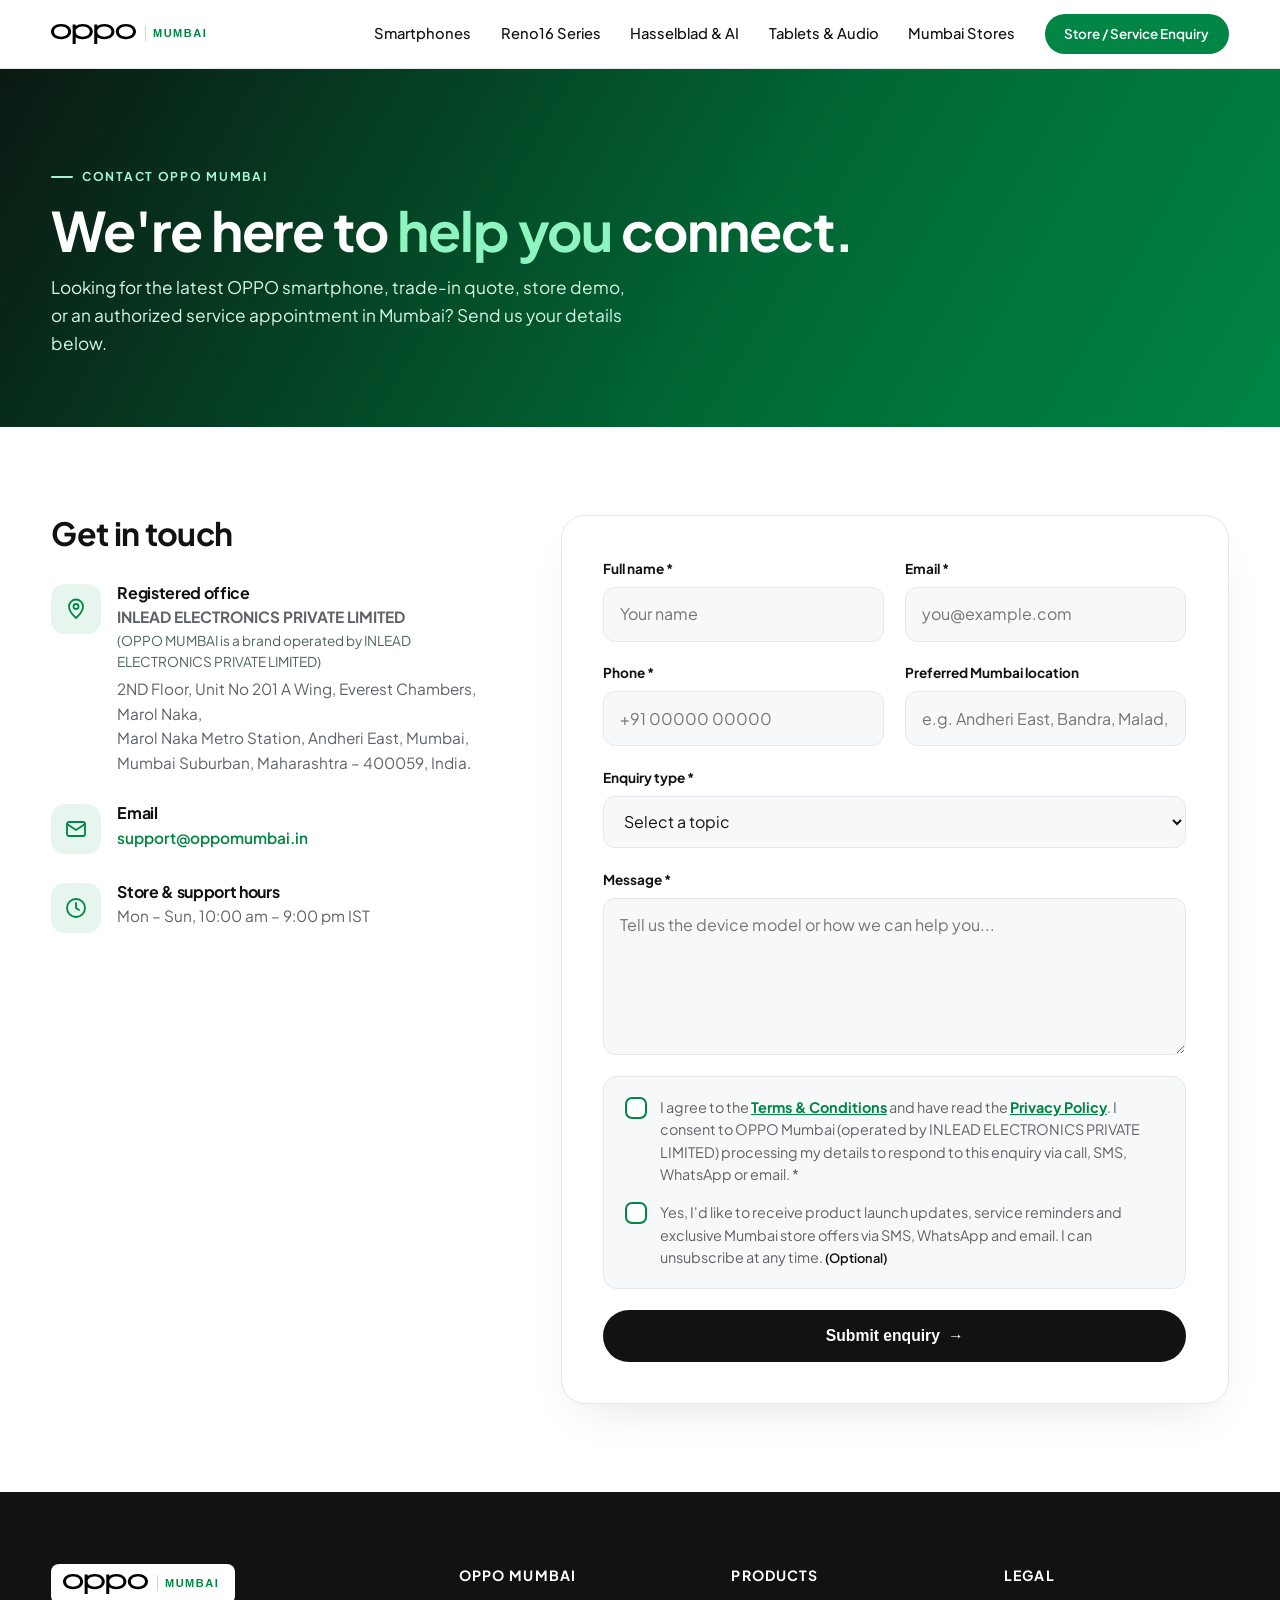
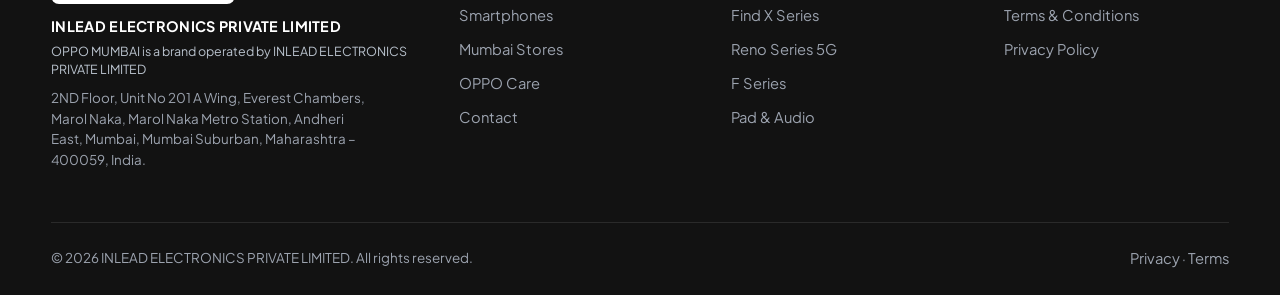
<file: contact.html>
<!DOCTYPE html>
<html lang="en">
<head>
  <meta charset="UTF-8" />
  <meta name="viewport" content="width=device-width, initial-scale=1.0" />
  <title>Contact Us | OPPO Mumbai</title>
  <meta name="description" content="Get in touch with OPPO Mumbai for smartphone enquiries, store visits, exchange offers, corporate bulk orders, and authorized service bookings." />
  <link rel="icon" href="assets/oppo-logo.svg" type="image/svg+xml" />
  <link rel="preconnect" href="https://fonts.googleapis.com" />
  <link rel="preconnect" href="https://fonts.gstatic.com" crossorigin />
  <link href="https://fonts.googleapis.com/css2?family=Plus+Jakarta+Sans:wght@400;500;600;700;800&family=Fraunces:opsz,wght@9..144,500;9..144,600&display=swap" rel="stylesheet" />
  <link rel="stylesheet" href="styles.css" />
</head>
<body>
  <header class="header scrolled" id="header" data-solid>
    <div class="container header__inner">
      <a href="index.html" class="brand" aria-label="OPPO Mumbai home"><img src="assets/oppo-logo.svg" alt="OPPO Mumbai" width="160" height="28" /></a>
      <nav class="nav" id="nav" aria-label="Main">
        <a href="index.html#smartphones">Smartphones</a>
        <a href="index.html#reno-spotlight">Reno16 Series</a>
        <a href="index.html#features">Hasselblad &amp; AI</a>
        <a href="index.html#iot">Tablets &amp; Audio</a>
        <a href="index.html#stores">Mumbai Stores</a>
        <a href="contact.html" class="btn btn--green btn--sm nav__cta">Store / Service Enquiry</a>
      </nav>
      <button class="burger" id="burger" aria-label="Toggle menu" aria-expanded="false"><span></span><span></span></button>
    </div>
  </header>

  <main>
    <section class="page-hero">
      <div class="container">
        <span class="eyebrow eyebrow--light"><i></i> Contact OPPO Mumbai</span>
        <h1>We're here to <em>help you</em> connect.</h1>
        <p>Looking for the latest OPPO smartphone, trade-in quote, store demo, or an authorized service appointment in Mumbai? Send us your details below.</p>
      </div>
    </section>

    <section class="section contact">
      <div class="container contact__grid">

        <aside class="contact__info reveal">
          <h2>Get in touch</h2>
          <div class="info">
            <span class="info__icon"><svg viewBox="0 0 24 24"><path d="M12 21s7-6.2 7-11.5A7 7 0 0 0 5 9.5C5 14.8 12 21 12 21z"/><circle cx="12" cy="9.5" r="2.5"/></svg></span>
            <div><h3>Registered office</h3><p><strong>INLEAD ELECTRONICS PRIVATE LIMITED</strong><br /><span style="display:block;font-size:0.85rem;color:#4e6559;margin-bottom:4px;">(OPPO MUMBAI is a brand operated by INLEAD ELECTRONICS PRIVATE LIMITED)</span>2ND Floor, Unit No 201 A Wing, Everest Chambers, Marol Naka,<br />Marol Naka Metro Station, Andheri East, Mumbai, Mumbai Suburban, Maharashtra &ndash; 400059, India.</p></div>
          </div>
          <div class="info">
            <span class="info__icon"><svg viewBox="0 0 24 24"><rect x="3" y="5" width="18" height="14" rx="2"/><path d="m3 7 9 6 9-6"/></svg></span>
            <div><h3>Email</h3><p><a href="mailto:support@oppomumbai.in">support@oppomumbai.in</a></p></div>
          </div>
          <div class="info">
            <span class="info__icon"><svg viewBox="0 0 24 24"><circle cx="12" cy="12" r="9"/><path d="M12 7v5l3 2"/></svg></span>
            <div><h3>Store &amp; support hours</h3><p>Mon – Sun, 10:00 am – 9:00 pm IST</p></div>
          </div>
        </aside>

        <div class="form-wrap reveal" style="--d:.1s">
          <form id="contactForm" class="form" novalidate>
            <div class="row">
              <label class="field"><span>Full name *</span><input type="text" name="name" required autocomplete="name" placeholder="Your name" /></label>
              <label class="field"><span>Email *</span><input type="email" name="email" required autocomplete="email" placeholder="you@example.com" /></label>
            </div>
            <div class="row">
              <label class="field"><span>Phone *</span><input type="tel" name="phone" required autocomplete="tel" placeholder="+91 00000 00000" /></label>
              <label class="field"><span>Preferred Mumbai location</span><input type="text" name="company" placeholder="e.g. Andheri East, Bandra, Malad, Thane" /></label>
            </div>
            <label class="field"><span>Enquiry type *</span>
              <select name="topic" required>
                <option value="">Select a topic</option>
                <option>Smartphone Purchase / In-Store Demo</option>
                <option>Exchange &amp; Upgrade Offer</option>
                <option>Authorized Service &amp; Repair Booking</option>
                <option>OPPO Care &amp; Extended Warranty</option>
                <option>OPPO Pad, Watch &amp; Enco Audio</option>
                <option>Corporate / Bulk Order Enquiry</option>
                <option>Dealership / Retail Partnership</option>
                <option>Other</option>
              </select>
            </label>
            <label class="field"><span>Message *</span><textarea name="message" rows="5" required placeholder="Tell us the device model or how we can help you..."></textarea></label>

            <div class="optin">
              <label class="check">
                <input type="checkbox" name="consent" required />
                <i></i>
                <span>I agree to the <a href="terms.html" target="_blank">Terms &amp; Conditions</a> and have read the <a href="privacy.html" target="_blank">Privacy Policy</a>. I consent to OPPO Mumbai (operated by INLEAD ELECTRONICS PRIVATE LIMITED) processing my details to respond to this enquiry via call, SMS, WhatsApp or email. *</span>
              </label>
              <label class="check">
                <input type="checkbox" name="marketing" />
                <i></i>
                <span>Yes, I'd like to receive product launch updates, service reminders and exclusive Mumbai store offers via SMS, WhatsApp and email. I can unsubscribe at any time. <em class="opt">(Optional)</em></span>
              </label>
            </div>

            <p class="form__error" id="formError" role="alert" hidden></p>
            <button type="submit" class="btn btn--primary btn--lg">Submit enquiry <span aria-hidden="true">→</span></button>
          </form>

          <div class="success" id="formSuccess" hidden>
            <div class="success__icon">✓</div>
            <h2>Thank you!</h2>
            <p>We've received your enquiry and our OPPO Mumbai team will get back to you shortly.</p>
            <a href="index.html" class="btn btn--outline">Back to home</a>
          </div>
        </div>

      </div>
    </section>
  </main>

  <footer class="footer">
    <div class="container footer__grid">
      <div class="footer__brand">
        <img src="assets/oppo-logo.svg" alt="OPPO Mumbai" width="160" height="28" />
        <span class="footer__legal-name">INLEAD ELECTRONICS PRIVATE LIMITED</span>
        <span class="footer__brand-note">OPPO MUMBAI is a brand operated by INLEAD ELECTRONICS PRIVATE LIMITED</span>
        <p class="footer__address">2ND Floor, Unit No 201 A Wing, Everest Chambers, Marol Naka, Marol Naka Metro Station, Andheri East, Mumbai, Mumbai Suburban, Maharashtra &ndash; 400059, India.</p>
      </div>
      <div><h4>OPPO Mumbai</h4><a href="index.html#smartphones">Smartphones</a><a href="index.html#stores">Mumbai Stores</a><a href="index.html#board">OPPO Care</a><a href="contact.html">Contact</a></div>
      <div><h4>Products</h4><a href="index.html#smartphones">Find X Series</a><a href="index.html#reno-spotlight">Reno Series 5G</a><a href="index.html#smartphones">F Series</a><a href="index.html#iot">Pad &amp; Audio</a></div>
      <div><h4>Legal</h4><a href="terms.html">Terms &amp; Conditions</a><a href="privacy.html">Privacy Policy</a></div>
    </div>
    <div class="container footer__bottom">
      <span>&copy; <span id="year"></span> INLEAD ELECTRONICS PRIVATE LIMITED. All rights reserved.</span>
      <span><a href="privacy.html" class="inl">Privacy</a> &middot; <a href="terms.html" class="inl">Terms</a></span>
    </div>
  </footer>
  <script src="main.js"></script>
</body>
</html>
</file>
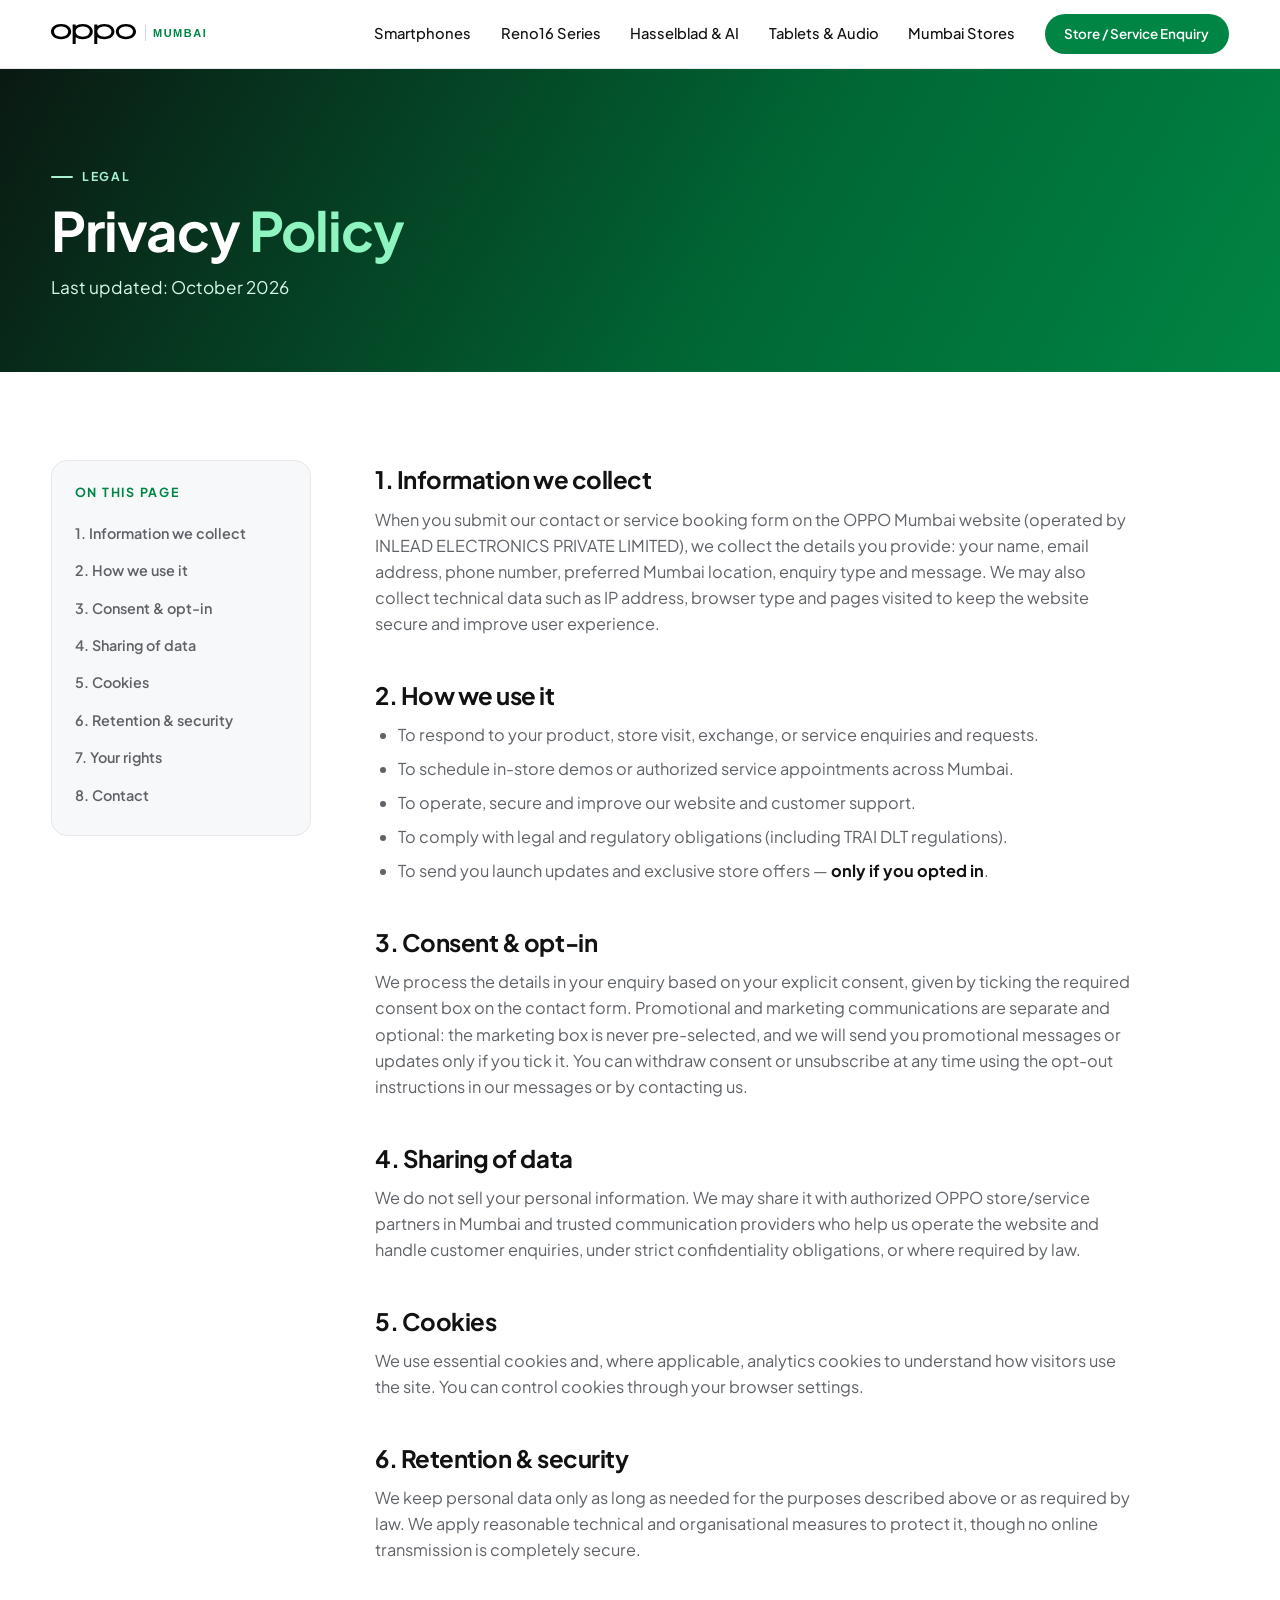
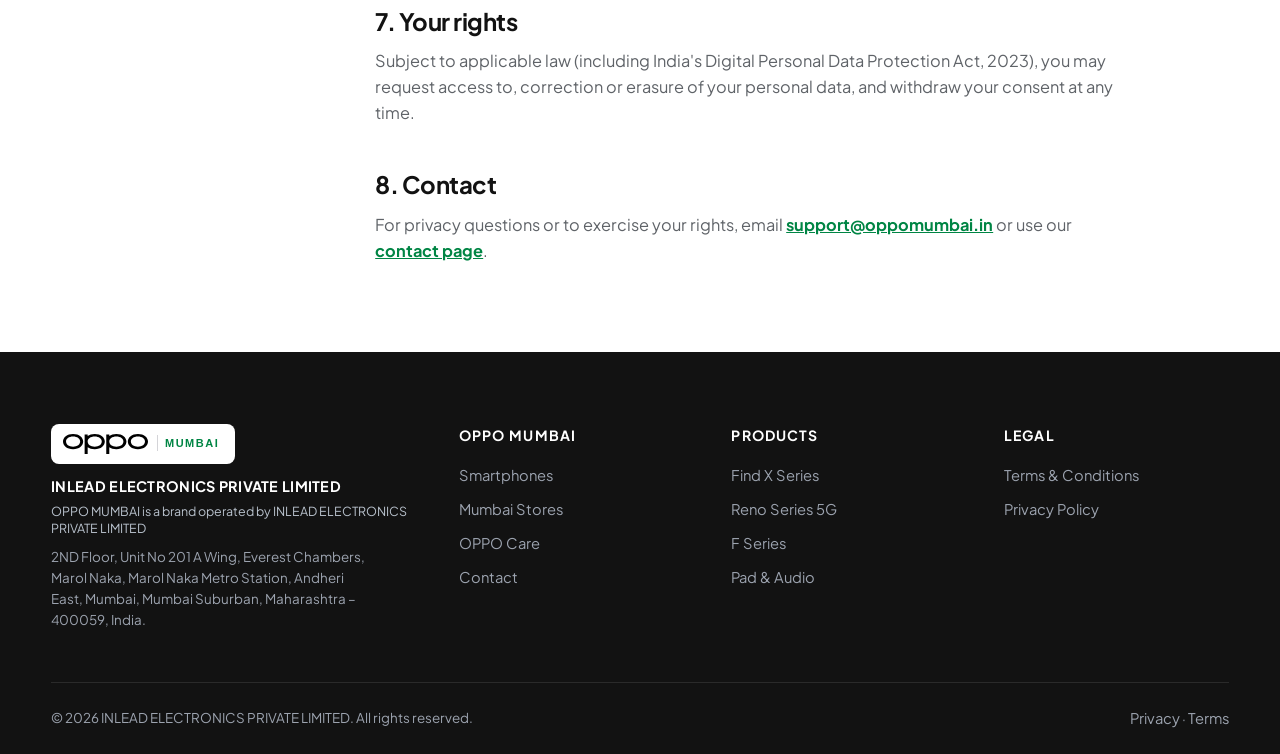
<file: privacy.html>
<!DOCTYPE html>
<html lang="en">
<head>
  <meta charset="UTF-8" />
  <meta name="viewport" content="width=device-width, initial-scale=1.0" />
  <title>Privacy Policy | OPPO Mumbai</title>
  <link rel="icon" href="assets/oppo-logo.svg" type="image/svg+xml" />
  <link rel="preconnect" href="https://fonts.googleapis.com" />
  <link rel="preconnect" href="https://fonts.gstatic.com" crossorigin />
  <link href="https://fonts.googleapis.com/css2?family=Plus+Jakarta+Sans:wght@400;500;600;700;800&family=Fraunces:opsz,wght@9..144,500;9..144,600&display=swap" rel="stylesheet" />
  <link rel="stylesheet" href="styles.css" />
</head>
<body>
  <header class="header scrolled" id="header" data-solid>
    <div class="container header__inner">
      <a href="index.html" class="brand" aria-label="OPPO Mumbai home"><img src="assets/oppo-logo.svg" alt="OPPO Mumbai" width="160" height="28" /></a>
      <nav class="nav" id="nav" aria-label="Main">
        <a href="index.html#smartphones">Smartphones</a>
        <a href="index.html#reno-spotlight">Reno16 Series</a>
        <a href="index.html#features">Hasselblad &amp; AI</a>
        <a href="index.html#iot">Tablets &amp; Audio</a>
        <a href="index.html#stores">Mumbai Stores</a>
        <a href="contact.html" class="btn btn--green btn--sm nav__cta">Store / Service Enquiry</a>
      </nav>
      <button class="burger" id="burger" aria-label="Toggle menu" aria-expanded="false"><span></span><span></span></button>
    </div>
  </header>

  <main>
    <section class="page-hero">
      <div class="container">
        <span class="eyebrow eyebrow--light"><i></i> Legal</span>
        <h1>Privacy <em>Policy</em></h1>
        <p>Last updated: October 2026</p>
      </div>
    </section>

    <section class="section legal">
      <div class="container legal__grid">
        <nav class="toc" aria-label="On this page">
          <b>On this page</b>
          <a href="#p1">1. Information we collect</a>
          <a href="#p2">2. How we use it</a>
          <a href="#p3">3. Consent &amp; opt-in</a>
          <a href="#p4">4. Sharing of data</a>
          <a href="#p5">5. Cookies</a>
          <a href="#p6">6. Retention &amp; security</a>
          <a href="#p7">7. Your rights</a>
          <a href="#p8">8. Contact</a>
        </nav>

        <article class="prose">
          <h2 id="p1">1. Information we collect</h2>
          <p>When you submit our contact or service booking form on the OPPO Mumbai website (operated by INLEAD ELECTRONICS PRIVATE LIMITED), we collect the details you provide: your name, email address, phone number, preferred Mumbai location, enquiry type and message. We may also collect technical data such as IP address, browser type and pages visited to keep the website secure and improve user experience.</p>

          <h2 id="p2">2. How we use it</h2>
          <ul>
            <li>To respond to your product, store visit, exchange, or service enquiries and requests.</li>
            <li>To schedule in-store demos or authorized service appointments across Mumbai.</li>
            <li>To operate, secure and improve our website and customer support.</li>
            <li>To comply with legal and regulatory obligations (including TRAI DLT regulations).</li>
            <li>To send you launch updates and exclusive store offers — <strong>only if you opted in</strong>.</li>
          </ul>

          <h2 id="p3">3. Consent &amp; opt-in</h2>
          <p>We process the details in your enquiry based on your explicit consent, given by ticking the required consent box on the contact form. Promotional and marketing communications are separate and optional: the marketing box is never pre-selected, and we will send you promotional messages or updates only if you tick it. You can withdraw consent or unsubscribe at any time using the opt-out instructions in our messages or by contacting us.</p>

          <h2 id="p4">4. Sharing of data</h2>
          <p>We do not sell your personal information. We may share it with authorized OPPO store/service partners in Mumbai and trusted communication providers who help us operate the website and handle customer enquiries, under strict confidentiality obligations, or where required by law.</p>

          <h2 id="p5">5. Cookies</h2>
          <p>We use essential cookies and, where applicable, analytics cookies to understand how visitors use the site. You can control cookies through your browser settings.</p>

          <h2 id="p6">6. Retention &amp; security</h2>
          <p>We keep personal data only as long as needed for the purposes described above or as required by law. We apply reasonable technical and organisational measures to protect it, though no online transmission is completely secure.</p>

          <h2 id="p7">7. Your rights</h2>
          <p>Subject to applicable law (including India's Digital Personal Data Protection Act, 2023), you may request access to, correction or erasure of your personal data, and withdraw your consent at any time.</p>

          <h2 id="p8">8. Contact</h2>
          <p>For privacy questions or to exercise your rights, email <a href="mailto:support@oppomumbai.in">support@oppomumbai.in</a> or use our <a href="contact.html">contact page</a>.</p>
        </article>
      </div>
    </section>
  </main>

  <footer class="footer">
    <div class="container footer__grid">
      <div class="footer__brand">
        <img src="assets/oppo-logo.svg" alt="OPPO Mumbai" width="160" height="28" />
        <span class="footer__legal-name">INLEAD ELECTRONICS PRIVATE LIMITED</span>
        <span class="footer__brand-note">OPPO MUMBAI is a brand operated by INLEAD ELECTRONICS PRIVATE LIMITED</span>
        <p class="footer__address">2ND Floor, Unit No 201 A Wing, Everest Chambers, Marol Naka, Marol Naka Metro Station, Andheri East, Mumbai, Mumbai Suburban, Maharashtra &ndash; 400059, India.</p>
      </div>
      <div><h4>OPPO Mumbai</h4><a href="index.html#smartphones">Smartphones</a><a href="index.html#stores">Mumbai Stores</a><a href="index.html#board">OPPO Care</a><a href="contact.html">Contact</a></div>
      <div><h4>Products</h4><a href="index.html#smartphones">Find X Series</a><a href="index.html#reno-spotlight">Reno Series 5G</a><a href="index.html#smartphones">F Series</a><a href="index.html#iot">Pad &amp; Audio</a></div>
      <div><h4>Legal</h4><a href="terms.html">Terms &amp; Conditions</a><a href="privacy.html">Privacy Policy</a></div>
    </div>
    <div class="container footer__bottom">
      <span>&copy; <span id="year"></span> INLEAD ELECTRONICS PRIVATE LIMITED. All rights reserved.</span>
      <span><a href="privacy.html" class="inl">Privacy</a> &middot; <a href="terms.html" class="inl">Terms</a></span>
    </div>
  </footer>
  <script src="main.js"></script>
</body>
</html>
</file>
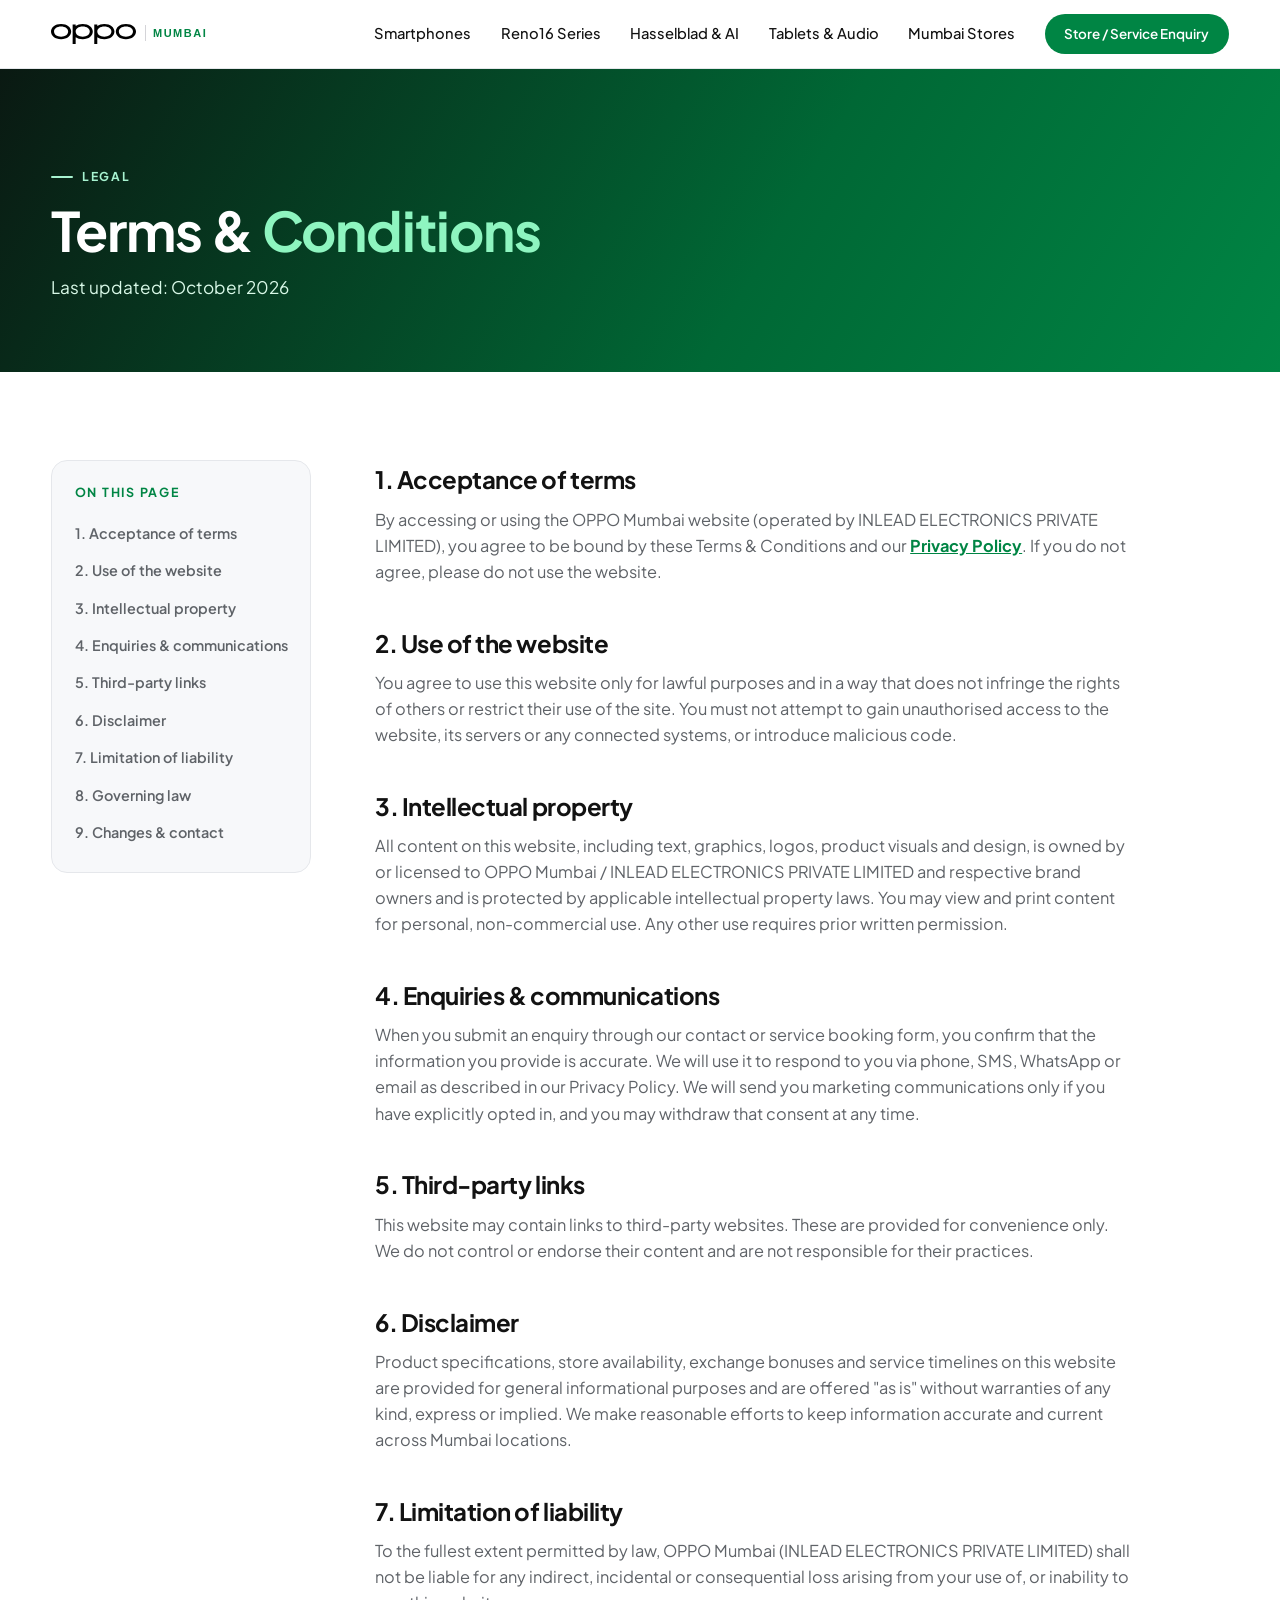
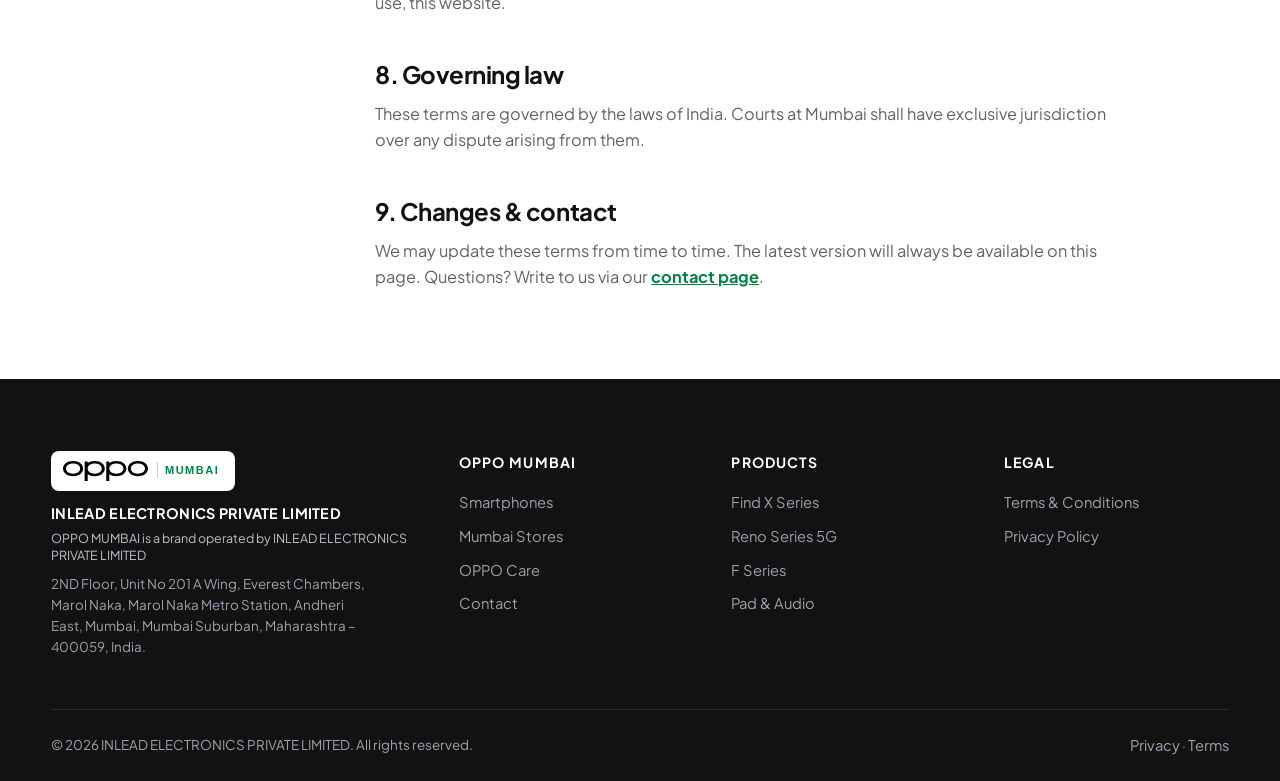
<file: terms.html>
<!DOCTYPE html>
<html lang="en">
<head>
  <meta charset="UTF-8" />
  <meta name="viewport" content="width=device-width, initial-scale=1.0" />
  <title>Terms &amp; Conditions | OPPO Mumbai</title>
  <link rel="icon" href="assets/oppo-logo.svg" type="image/svg+xml" />
  <link rel="preconnect" href="https://fonts.googleapis.com" />
  <link rel="preconnect" href="https://fonts.gstatic.com" crossorigin />
  <link href="https://fonts.googleapis.com/css2?family=Plus+Jakarta+Sans:wght@400;500;600;700;800&family=Fraunces:opsz,wght@9..144,500;9..144,600&display=swap" rel="stylesheet" />
  <link rel="stylesheet" href="styles.css" />
</head>
<body>
  <header class="header scrolled" id="header" data-solid>
    <div class="container header__inner">
      <a href="index.html" class="brand" aria-label="OPPO Mumbai home"><img src="assets/oppo-logo.svg" alt="OPPO Mumbai" width="160" height="28" /></a>
      <nav class="nav" id="nav" aria-label="Main">
        <a href="index.html#smartphones">Smartphones</a>
        <a href="index.html#reno-spotlight">Reno16 Series</a>
        <a href="index.html#features">Hasselblad &amp; AI</a>
        <a href="index.html#iot">Tablets &amp; Audio</a>
        <a href="index.html#stores">Mumbai Stores</a>
        <a href="contact.html" class="btn btn--green btn--sm nav__cta">Store / Service Enquiry</a>
      </nav>
      <button class="burger" id="burger" aria-label="Toggle menu" aria-expanded="false"><span></span><span></span></button>
    </div>
  </header>

  <main>
    <section class="page-hero">
      <div class="container">
        <span class="eyebrow eyebrow--light"><i></i> Legal</span>
        <h1>Terms &amp; <em>Conditions</em></h1>
        <p>Last updated: October 2026</p>
      </div>
    </section>

    <section class="section legal">
      <div class="container legal__grid">
        <nav class="toc" aria-label="On this page">
          <b>On this page</b>
          <a href="#t1">1. Acceptance of terms</a>
          <a href="#t2">2. Use of the website</a>
          <a href="#t3">3. Intellectual property</a>
          <a href="#t4">4. Enquiries &amp; communications</a>
          <a href="#t5">5. Third-party links</a>
          <a href="#t6">6. Disclaimer</a>
          <a href="#t7">7. Limitation of liability</a>
          <a href="#t8">8. Governing law</a>
          <a href="#t9">9. Changes &amp; contact</a>
        </nav>

        <article class="prose">
          <h2 id="t1">1. Acceptance of terms</h2>
          <p>By accessing or using the OPPO Mumbai website (operated by INLEAD ELECTRONICS PRIVATE LIMITED), you agree to be bound by these Terms &amp; Conditions and our <a href="privacy.html">Privacy Policy</a>. If you do not agree, please do not use the website.</p>

          <h2 id="t2">2. Use of the website</h2>
          <p>You agree to use this website only for lawful purposes and in a way that does not infringe the rights of others or restrict their use of the site. You must not attempt to gain unauthorised access to the website, its servers or any connected systems, or introduce malicious code.</p>

          <h2 id="t3">3. Intellectual property</h2>
          <p>All content on this website, including text, graphics, logos, product visuals and design, is owned by or licensed to OPPO Mumbai / INLEAD ELECTRONICS PRIVATE LIMITED and respective brand owners and is protected by applicable intellectual property laws. You may view and print content for personal, non-commercial use. Any other use requires prior written permission.</p>

          <h2 id="t4">4. Enquiries &amp; communications</h2>
          <p>When you submit an enquiry through our contact or service booking form, you confirm that the information you provide is accurate. We will use it to respond to you via phone, SMS, WhatsApp or email as described in our Privacy Policy. We will send you marketing communications only if you have explicitly opted in, and you may withdraw that consent at any time.</p>

          <h2 id="t5">5. Third-party links</h2>
          <p>This website may contain links to third-party websites. These are provided for convenience only. We do not control or endorse their content and are not responsible for their practices.</p>

          <h2 id="t6">6. Disclaimer</h2>
          <p>Product specifications, store availability, exchange bonuses and service timelines on this website are provided for general informational purposes and are offered "as is" without warranties of any kind, express or implied. We make reasonable efforts to keep information accurate and current across Mumbai locations.</p>

          <h2 id="t7">7. Limitation of liability</h2>
          <p>To the fullest extent permitted by law, OPPO Mumbai (INLEAD ELECTRONICS PRIVATE LIMITED) shall not be liable for any indirect, incidental or consequential loss arising from your use of, or inability to use, this website.</p>

          <h2 id="t8">8. Governing law</h2>
          <p>These terms are governed by the laws of India. Courts at Mumbai shall have exclusive jurisdiction over any dispute arising from them.</p>

          <h2 id="t9">9. Changes &amp; contact</h2>
          <p>We may update these terms from time to time. The latest version will always be available on this page. Questions? Write to us via our <a href="contact.html">contact page</a>.</p>
        </article>
      </div>
    </section>
  </main>

  <footer class="footer">
    <div class="container footer__grid">
      <div class="footer__brand">
        <img src="assets/oppo-logo.svg" alt="OPPO Mumbai" width="160" height="28" />
        <span class="footer__legal-name">INLEAD ELECTRONICS PRIVATE LIMITED</span>
        <span class="footer__brand-note">OPPO MUMBAI is a brand operated by INLEAD ELECTRONICS PRIVATE LIMITED</span>
        <p class="footer__address">2ND Floor, Unit No 201 A Wing, Everest Chambers, Marol Naka, Marol Naka Metro Station, Andheri East, Mumbai, Mumbai Suburban, Maharashtra &ndash; 400059, India.</p>
      </div>
      <div><h4>OPPO Mumbai</h4><a href="index.html#smartphones">Smartphones</a><a href="index.html#stores">Mumbai Stores</a><a href="index.html#board">OPPO Care</a><a href="contact.html">Contact</a></div>
      <div><h4>Products</h4><a href="index.html#smartphones">Find X Series</a><a href="index.html#reno-spotlight">Reno Series 5G</a><a href="index.html#smartphones">F Series</a><a href="index.html#iot">Pad &amp; Audio</a></div>
      <div><h4>Legal</h4><a href="terms.html">Terms &amp; Conditions</a><a href="privacy.html">Privacy Policy</a></div>
    </div>
    <div class="container footer__bottom">
      <span>&copy; <span id="year"></span> INLEAD ELECTRONICS PRIVATE LIMITED. All rights reserved.</span>
      <span><a href="privacy.html" class="inl">Privacy</a> &middot; <a href="terms.html" class="inl">Terms</a></span>
    </div>
  </footer>
  <script src="main.js"></script>
</body>
</html>
</file>
<file: styles.css>
@font-face {
  font-family: "OPPOSans";
  src: url("https://www.oppo.com/content/dam/statics/fonts/en/OPPOSans3.0En-VF.woff2") format("woff2");
  font-weight: 100 900;
  font-style: normal;
  font-display: swap;
}

:root{
  --sky:#008544;          /* OPPO Brand Green */
  --sky-600:#006835;
  --sky-400:#1ec773;
  --sky-100:#e6f6ee;
  --sky-50:#f4f6f5;
  --ink:#121212;
  --muted:#5f6368;
  --line:#e5e7eb;
  --surface:#f7f8fa;
  --white:#ffffff;
  --radius:20px;
  --shadow:0 20px 50px -20px rgba(0,0,0,.12);
  --font:'OPPOSans','Plus Jakarta Sans',system-ui,-apple-system,sans-serif;
  --serif:'Fraunces',Georgia,serif;
}

*{box-sizing:border-box;margin:0;padding:0}
html{scroll-behavior:smooth;scroll-padding-top:100px}
body{font-family:var(--font);color:var(--ink);background:#fff;line-height:1.6;-webkit-font-smoothing:antialiased}
img{display:block;max-width:100%}
a{color:inherit;text-decoration:none}
ul{list-style:none}
.container{width:min(1312px,92%);margin-inline:auto}

h1,h2,h3{line-height:1.14;letter-spacing:-.02em}
h1{font-size:clamp(2.3rem,4.8vw,4rem);font-weight:700}
h2{font-size:clamp(1.85rem,3.4vw,2.75rem);font-weight:700}
h3{font-size:1.2rem;font-weight:700}
em{font-style:normal;color:var(--sky)}

.eyebrow{display:inline-flex;align-items:center;gap:.55rem;font-size:.76rem;font-weight:700;letter-spacing:.14em;text-transform:uppercase;color:var(--sky);margin-bottom:.75rem}
.eyebrow i{width:22px;height:2px;background:currentColor;border-radius:2px}
.eyebrow--light{color:#a7f3d0}

/* Top Notice Bar (OPPO.com style) */
.notice-bar{background:#191919;color:#fff;font-size:.82rem;padding:.55rem 0;border-bottom:1px solid rgba(255,255,255,.08)}
.notice-bar__inner{display:flex;justify-content:center;align-items:center;gap:1rem;flex-wrap:wrap;text-align:center}
.notice-bar a{color:#6ee7b7;font-weight:600;display:inline-flex;align-items:center;gap:.25rem}
.notice-bar a:hover{text-decoration:underline}

/* Buttons */
.btn{display:inline-flex;align-items:center;justify-content:center;gap:.5rem;padding:.8rem 1.55rem;border-radius:999px;font-weight:600;font-size:.92rem;transition:.25s;border:1.5px solid transparent;cursor:pointer;white-space:nowrap}
.btn--sm{padding:.52rem 1.15rem;font-size:.84rem}
.btn--lg{padding:1rem 2rem;font-size:.98rem}
.btn--primary{background:#121212;color:#fff}
.btn--primary:hover{background:var(--sky);transform:translateY(-2px)}
.btn--green{background:var(--sky);color:#fff}
.btn--green:hover{background:var(--sky-600);transform:translateY(-2px)}
.btn--white{background:#fff;color:#121212}
.btn--white:hover{background:#f0fdf4;transform:translateY(-2px)}
.btn--ghost{border-color:rgba(255,255,255,.65);color:#fff;background:rgba(255,255,255,.06);backdrop-filter:blur(8px)}
.btn--ghost:hover{background:rgba(255,255,255,.18)}
.btn--outline{border-color:#d1d5db;color:#121212;background:#fff}
.btn--outline:hover{border-color:#121212;background:#121212;color:#fff}

/* Sticky OPPO Header */
.header{position:sticky;top:0;z-index:60;background:rgba(255,255,255,.95);backdrop-filter:blur(16px);border-bottom:1px solid var(--line);transition:.25s}
.header__inner{display:flex;align-items:center;justify-content:space-between;height:68px;gap:1.5rem}
.brand{display:flex;align-items:center}
.brand img{height:28px;width:auto}
.nav{display:flex;align-items:center;gap:1.85rem}
.nav a:not(.btn){font-weight:500;font-size:.92rem;color:#121212;position:relative;padding:.4rem 0;transition:.2s}
.nav a:not(.btn)::after{content:"";position:absolute;left:0;bottom:0;width:0;height:2px;background:#121212;transition:.25s}
.nav a:not(.btn):hover::after{width:100%}
.header__actions{display:flex;align-items:center;gap:.75rem}
.burger{display:none;background:none;border:0;width:40px;height:40px;position:relative;cursor:pointer}
.burger span{position:absolute;left:8px;right:8px;height:2px;background:#121212;border-radius:2px;transition:.3s}
.burger span:first-child{top:14px}.burger span:last-child{top:23px}
.header.open .burger span:first-child{top:18.5px;transform:rotate(45deg)}
.header.open .burger span:last-child{top:18.5px;transform:rotate(-45deg)}

/* Quick Nav Strip (Mini Product Thumbnails like OPPO Mega Menu) */
.quick-strip{background:#f7f8fa;border-bottom:1px solid var(--line);padding:.85rem 0;overflow-x:auto}
.quick-strip__list{display:flex;align-items:center;justify-content:space-between;gap:1.25rem;min-width:max-content}
.quick-item{display:flex;align-items:center;gap:.75rem;padding:.4rem .85rem;border-radius:14px;transition:.2s;background:#fff;border:1px solid transparent}
.quick-item:hover{border-color:#d1d5db;transform:translateY(-2px);box-shadow:0 8px 20px -12px rgba(0,0,0,.12)}
.quick-item img{width:44px;height:44px;object-fit:contain}
.quick-item div{display:flex;flex-direction:column}
.quick-item strong{font-size:.84rem;font-weight:600;color:#121212}
.quick-item span{font-size:.7rem;font-weight:700;color:var(--sky);text-transform:uppercase;letter-spacing:.04em}

/* Full-Bleed Flagship Hero 1: Find X9 Ultra */
.flagship-hero{position:relative;min-height:660px;background:#0c0b0a;color:#fff;overflow:hidden;display:flex;align-items:center;padding:4.5rem 0}
.flagship-hero__bg{position:absolute;inset:0;background-size:cover;background-position:center;opacity:.82;transition:transform 10s ease}
.flagship-hero:hover .flagship-hero__bg{transform:scale(1.03)}
.flagship-hero__veil{position:absolute;inset:0;background:linear-gradient(90deg,rgba(10,10,10,.92) 0%,rgba(10,10,10,.65) 48%,rgba(10,10,10,.15) 100%)}
.flagship-hero__grid{position:relative;z-index:2;display:grid;grid-template-columns:1.1fr .9fr;gap:2.5rem;align-items:center}
.flagship-badge{display:inline-flex;align-items:center;gap:.5rem;background:rgba(234,88,12,.22);border:1px solid rgba(251,146,60,.55);color:#fdba74;padding:.32rem .9rem;border-radius:999px;font-size:.76rem;font-weight:700;letter-spacing:.08em;text-transform:uppercase;margin-bottom:1.1rem}
.flagship-hero__copy h1{font-size:clamp(2.5rem,5vw,4.3rem);margin-bottom:.6rem}
.flagship-hero__subtitle{font-size:clamp(1.2rem,2.2vw,1.65rem);font-weight:500;color:#f3f4f6;margin-bottom:1rem}
.flagship-hero__specs{font-size:.98rem;color:#d1d5db;max-width:540px;margin-bottom:2rem;line-height:1.7}
.flagship-hero__actions{display:flex;flex-wrap:wrap;gap:.9rem}
.flagship-hero__phone{display:flex;justify-content:center;align-items:center;position:relative}
.flagship-hero__phone img{max-height:460px;width:auto;object-fit:contain;filter:drop-shadow(0 28px 50px rgba(0,0,0,.65));animation:floatPhone 5s ease-in-out infinite}
@keyframes floatPhone{0%,100%{transform:translateY(0)}50%{transform:translateY(-10px)}}

/* Secondary Hero 2: Interactive Reno16 5G Showcase */
.reno-showcase{position:relative;overflow:hidden;padding:5rem 0;background:linear-gradient(128deg,#f1f1f8 30%,#dfdef7 95%);transition:background .5s ease}
.reno-showcase[data-theme="1"]{background:linear-gradient(128deg,#2a1f3d 20%,#4c3575 95%);color:#fff}
.reno-showcase[data-theme="2"]{background:linear-gradient(128deg,#1e2436 20%,#3b466b 95%);color:#fff}
.reno-showcase__grid{display:grid;grid-template-columns:1fr 1fr;gap:3rem;align-items:center}
.reno-tag{display:inline-block;background:#211b59;color:#fff;padding:.3rem .85rem;border-radius:999px;font-size:.75rem;font-weight:700;letter-spacing:.06em;text-transform:uppercase;margin-bottom:1rem}
.reno-showcase[data-theme="1"] .reno-tag,.reno-showcase[data-theme="2"] .reno-tag{background:rgba(255,255,255,.2)}
.reno-showcase__copy h2{font-size:clamp(2.2rem,4.4vw,3.6rem);margin-bottom:.5rem}
.reno-showcase__tagline{font-size:1.35rem;font-weight:600;opacity:.9;margin-bottom:1rem}
.reno-showcase__desc{font-size:1rem;opacity:.8;max-width:500px;margin-bottom:1.8rem}
.color-picker{display:flex;align-items:center;gap:.75rem;margin-bottom:2rem;flex-wrap:wrap}
.color-btn{display:inline-flex;align-items:center;gap:.55rem;padding:.5rem 1rem;border-radius:999px;border:1.5px solid rgba(0,0,0,.15);background:rgba(255,255,255,.75);backdrop-filter:blur(8px);cursor:pointer;font:inherit;font-size:.85rem;font-weight:600;color:#121212;transition:.2s}
.color-btn.active{border-color:#211b59;background:#fff;box-shadow:0 6px 18px rgba(0,0,0,.1)}
.color-dot{width:16px;height:16px;border-radius:50%;border:1px solid rgba(0,0,0,.2)}
.reno-showcase__visual{display:flex;justify-content:center;align-items:center;min-height:420px;position:relative}
.reno-showcase__visual img{max-height:430px;width:auto;object-fit:contain;transition:opacity .35s ease,transform .35s ease;filter:drop-shadow(0 24px 40px rgba(33,27,89,.18))}

/* Section Commons */
.section{padding:5.5rem 0}
.section--tint{background:var(--surface)}
.section__head{margin-bottom:2.6rem;display:flex;justify-content:space-between;align-items:flex-end;gap:1.5rem;flex-wrap:wrap}
.section__head--center{text-align:center;flex-direction:column;align-items:center;margin-inline:auto;max-width:720px}

/* Category Filter Tabs */
.filter-tabs{display:flex;gap:.55rem;flex-wrap:wrap}
.filter-tab{padding:.55rem 1.2rem;border-radius:999px;border:1px solid var(--line);background:#fff;font:inherit;font-size:.88rem;font-weight:600;color:var(--muted);cursor:pointer;transition:.2s}
.filter-tab:hover,.filter-tab.active{background:#121212;color:#fff;border-color:#121212}

/* OPPO Official Store Product Grid */
.phone-grid{display:grid;grid-template-columns:repeat(3,1fr);gap:1.5rem}
.phone-card{background:var(--surface);border-radius:24px;padding:2rem 1.8rem;display:flex;flex-direction:column;transition:.3s;position:relative;overflow:hidden;border:1px solid transparent}
.phone-card:hover{background:#fff;border-color:var(--line);box-shadow:var(--shadow);transform:translateY(-6px)}
.phone-card__top{display:flex;justify-content:space-between;align-items:center;margin-bottom:.5rem;min-height:26px}
.badge-new{background:var(--sky);color:#fff;font-size:.7rem;font-weight:700;padding:.22rem .65rem;border-radius:999px;text-transform:uppercase;letter-spacing:.05em}
.badge-hot{background:#ea580c;color:#fff;font-size:.7rem;font-weight:700;padding:.22rem .65rem;border-radius:999px;text-transform:uppercase;letter-spacing:.05em}
.phone-card__series{font-size:.75rem;font-weight:600;color:var(--muted)}
.phone-card__img{height:240px;display:flex;align-items:center;justify-content:center;margin:1rem 0 1.4rem}
.phone-card__img img{max-height:225px;width:auto;object-fit:contain;transition:transform .4s ease}
.phone-card:hover .phone-card__img img{transform:scale(1.07)}
.phone-card h3{font-size:1.32rem;margin-bottom:.45rem;color:#121212}
.phone-card__specs{color:var(--muted);font-size:.9rem;line-height:1.55;margin-bottom:1.2rem;flex:1}
.phone-card__swatches{display:flex;gap:.45rem;margin-bottom:1.3rem}
.swatch{width:14px;height:14px;border-radius:50%;border:1px solid rgba(0,0,0,.2)}
.phone-card__footer{display:flex;align-items:center;justify-content:space-between;gap:.75rem;padding-top:1.1rem;border-top:1px solid rgba(0,0,0,.07)}
.phone-card__offer{font-size:.8rem;font-weight:600;color:var(--sky)}
.phone-card__actions{display:flex;gap:.5rem}

/* Bento KSP Feature Highlights (OPPO.com photography) */
.bento-grid{display:grid;grid-template-columns:1.2fr 1fr;grid-template-rows:300px 300px;gap:1.4rem}
.bento-item{position:relative;border-radius:24px;overflow:hidden;color:#fff;display:flex;align-items:flex-end;padding:2rem;background:#121212}
.bento-item--tall{grid-row:1/3}
.bento-item img{position:absolute;inset:0;width:100%;height:100%;object-fit:cover;transition:transform .7s ease}
.bento-item:hover img{transform:scale(1.06)}
.bento-item::after{content:"";position:absolute;inset:0;background:linear-gradient(0deg,rgba(0,0,0,.82) 0%,rgba(0,0,0,.15) 65%)}
.bento-item__body{position:relative;z-index:2;max-width:440px}
.bento-item__body span{display:inline-block;font-size:.72rem;font-weight:700;text-transform:uppercase;letter-spacing:.08em;background:rgba(255,255,255,.2);backdrop-filter:blur(8px);padding:.25rem .75rem;border-radius:999px;margin-bottom:.6rem}
.bento-item__body h3{font-size:1.55rem;margin-bottom:.35rem}
.bento-item--tall .bento-item__body h3{font-size:2rem}
.bento-item__body p{font-size:.92rem;color:rgba(255,255,255,.85)}

/* IoT Ecosystem (Tablets, Audio & Accessories) */
.iot-grid{display:grid;grid-template-columns:repeat(4,1fr);gap:1.25rem}
.iot-card{background:#fff;border:1px solid var(--line);border-radius:20px;padding:1.5rem;display:flex;flex-direction:column;align-items:center;text-align:center;transition:.3s}
.iot-card:hover{transform:translateY(-6px);box-shadow:var(--shadow);border-color:transparent}
.iot-card__img{height:160px;display:flex;align-items:center;justify-content:center;margin-bottom:1rem}
.iot-card__img img{max-height:145px;width:auto;object-fit:contain;transition:transform .35s ease}
.iot-card:hover .iot-card__img img{transform:scale(1.08)}
.iot-card h3{font-size:1.05rem;margin-bottom:.35rem}
.iot-card p{font-size:.84rem;color:var(--muted);margin-bottom:1.1rem;flex:1}

/* Numbers */
.numbers{background:#121212;color:#fff;position:relative;overflow:hidden}
.numbers__inner{display:grid;grid-template-columns:repeat(4,1fr);gap:2rem;padding:4rem 0;text-align:center}
.numbers b{display:block;font-size:clamp(2.4rem,4.5vw,3.6rem);font-weight:800;line-height:1;color:#6ee7b7}
.numbers span{display:block;margin-top:.55rem;color:#d1d5db;font-weight:500;font-size:.92rem}

/* Mumbai Stores Timeline / Hubs */
.timeline{display:grid;grid-template-columns:repeat(4,1fr);gap:1.4rem}
.step{background:var(--surface);border:1px solid var(--line);border-radius:20px;padding:1.75rem;position:relative;transition:.25s}
.step:hover{background:#fff;box-shadow:var(--shadow);transform:translateY(-4px)}
.step__year{display:inline-block;font-size:.74rem;font-weight:700;text-transform:uppercase;letter-spacing:.08em;color:var(--sky);background:var(--sky-100);padding:.25rem .7rem;border-radius:999px;margin-bottom:.85rem}
.step h3{margin-bottom:.45rem;font-size:1.15rem}
.step p{color:var(--muted);font-size:.9rem}

/* CTA */
.cta{background:linear-gradient(120deg,#0a1912,#006835 60%,#008544);border-radius:28px;padding:3.8rem;color:#fff;display:flex;justify-content:space-between;align-items:center;gap:2rem;flex-wrap:wrap;position:relative;overflow:hidden}
.cta__copy{max-width:580px;position:relative;z-index:1}
.cta__copy p{margin-top:.85rem;color:#d8f8e7}
.cta__actions{display:flex;gap:1rem;flex-wrap:wrap;position:relative;z-index:1}

/* Footer (OPPO Dark Footer Theme) */
.footer{background:#121212;color:#9ca3af;padding-top:4.5rem}
.footer__support-bar{display:flex;justify-content:space-between;align-items:center;flex-wrap:wrap;gap:1.5rem;padding-bottom:2.5rem;margin-bottom:2.8rem;border-bottom:1px solid rgba(255,255,255,.1)}
.support-pill{display:flex;align-items:center;gap:.9rem}
.support-pill strong{display:block;color:#fff;font-size:1.05rem}
.support-pill span{font-size:.82rem;color:#9ca3af}
.footer__grid{display:grid;grid-template-columns:1.6fr 1fr 1fr 1fr;gap:3rem;padding-bottom:3.2rem}
.footer__brand img{background:#fff;border-radius:8px;padding:6px 12px;box-sizing:content-box;height:28px;width:auto}
.footer h4{color:#fff;font-size:.88rem;letter-spacing:.08em;text-transform:uppercase;margin-bottom:1.1rem}
.footer a{display:block;margin-bottom:.65rem;font-size:.92rem;transition:.2s}
.footer a:hover{color:#fff;transform:translateX(3px)}
.footer__bottom{display:flex;justify-content:space-between;gap:1rem;flex-wrap:wrap;border-top:1px solid rgba(255,255,255,.1);padding:1.5rem 0;font-size:.84rem}

.footer__legal-name{display:block;color:#fff;font-weight:700;letter-spacing:.02em;margin-top:.7rem;font-size:.9rem}
.footer__brand-note{display:block;color:#cbd5e1;font-size:.78rem;margin-top:.3rem;line-height:1.4;opacity:.9}
.footer__gstin{display:inline-block;background:rgba(0,133,68,.24);color:#b9f8d6;border:1px solid rgba(30,199,115,.45);border-radius:6px;padding:.15rem .55rem;font-size:.78rem;font-weight:600;margin-top:.4rem;letter-spacing:.05em}
.footer__address{margin-top:.6rem;font-size:.84rem;color:#9ca3af;line-height:1.55;max-width:320px}

/* Reveal */
.reveal{opacity:0;transform:translateY(28px);transition:opacity .7s ease var(--d,0s),transform .7s ease var(--d,0s)}
.reveal.in{opacity:1;transform:none}
@media (prefers-reduced-motion:reduce){.reveal{opacity:1;transform:none;transition:none}}

/* Inner pages (Contact, Privacy, Terms) */
.page-hero{background:linear-gradient(120deg,#0a1912,#006835 60%,#008544);color:#fff;padding:90px 0 70px;position:relative;overflow:hidden}
.page-hero .container{position:relative;z-index:1}
.page-hero h1{font-size:clamp(2.2rem,4.4vw,3.4rem)}
.page-hero p{margin-top:.85rem;color:#d8f8e7;font-size:1.08rem;max-width:580px}
.page-hero em{color:#8ef5c0}
.inl{display:inline!important;margin:0!important}

.contact__grid{display:grid;grid-template-columns:.8fr 1.2fr;gap:4rem;align-items:start}
.contact__info h2{font-size:2rem;margin-bottom:2rem}
.info{display:flex;gap:1rem;margin-bottom:1.8rem}
.info__icon{flex:none;width:50px;height:50px;border-radius:14px;background:var(--sky-100);display:grid;place-items:center}
.info__icon svg{width:24px;height:24px;stroke:var(--sky);fill:none;stroke-width:1.8;stroke-linecap:round;stroke-linejoin:round}
.info h3{font-size:1rem;margin-bottom:.2rem}
.info p{color:var(--muted);font-size:.96rem}
.info a{color:var(--sky);font-weight:600}
.form-wrap{background:#fff;border:1px solid var(--line);border-radius:24px;padding:2.6rem;box-shadow:var(--shadow)}
.form{display:grid;gap:1.3rem}
.row{display:grid;grid-template-columns:1fr 1fr;gap:1.3rem}
.field{display:grid;gap:.45rem}
.field span{font-size:.85rem;font-weight:700}
.field input,.field select,.field textarea{font:inherit;color:var(--ink);background:var(--surface);border:1.5px solid var(--line);border-radius:12px;padding:.85rem 1rem;transition:.2s;width:100%}
.field textarea{resize:vertical}
.field input:focus,.field select:focus,.field textarea:focus{outline:0;border-color:var(--sky);background:#fff;box-shadow:0 0 0 4px rgba(0,133,68,.12)}
.field.invalid input,.field.invalid select,.field.invalid textarea{border-color:#d64545}
.optin{display:grid;gap:1rem;background:var(--surface);border:1px solid var(--line);border-radius:14px;padding:1.2rem 1.3rem}
.check{display:flex;gap:.8rem;align-items:flex-start;cursor:pointer;font-size:.9rem;color:var(--muted);line-height:1.55}
.check input{position:absolute;opacity:0;pointer-events:none}
.check i{flex:none;width:22px;height:22px;border-radius:7px;border:2px solid var(--sky);background:#fff;margin-top:1px;transition:.2s;display:grid;place-items:center}
.check input:checked+i{background:var(--sky);border-color:var(--sky)}
.check input:checked+i::after{content:"✓";color:#fff;font-size:.8rem;font-weight:800}
.check.invalid i{border-color:#d64545}
.check a{color:var(--sky);font-weight:700;text-decoration:underline}
.opt{font-family:inherit;font-style:normal;font-weight:600;color:var(--ink);font-size:.8rem}
.form__error{color:#d64545;font-weight:600;font-size:.9rem}
.success{text-align:center;padding:2rem 1rem}
.success__icon{width:72px;height:72px;border-radius:50%;background:var(--sky);color:#fff;font-size:2rem;display:grid;place-items:center;margin:0 auto 1.4rem;box-shadow:var(--shadow)}
.success p{color:var(--muted);margin:.6rem 0 1.8rem}

.legal__grid{display:grid;grid-template-columns:260px 1fr;gap:4rem;align-items:start}
.toc{position:sticky;top:100px;display:grid;gap:.2rem;padding:1.4rem;background:var(--surface);border:1px solid var(--line);border-radius:16px}
.toc b{font-size:.78rem;letter-spacing:.14em;text-transform:uppercase;color:var(--sky);margin-bottom:.6rem}
.toc a{font-size:.9rem;padding:.35rem 0;color:var(--muted);font-weight:600;transition:.2s}
.toc a:hover{color:var(--sky);transform:translateX(4px)}
.prose{max-width:760px}
.prose h2{font-size:1.5rem;margin:2.4rem 0 .8rem;padding-top:.4rem}
.prose h2:first-child{margin-top:0}
.prose p,.prose li{color:var(--muted);font-size:1.02rem}
.prose ul{list-style:disc;padding-left:1.4rem;display:grid;gap:.5rem}
.prose a{color:var(--sky);font-weight:700;text-decoration:underline}
.prose strong{color:var(--ink)}

/* Responsive */
@media (max-width:1024px){
  .burger{display:block}
  .nav{position:absolute;top:68px;left:0;right:0;flex-direction:column;align-items:flex-start;gap:0;background:#fff;padding:0 4%;max-height:0;overflow:hidden;opacity:0;transition:.3s;border-bottom:1px solid var(--line)}
  .header.open .nav{max-height:460px;opacity:1;padding:1rem 4% 1.5rem}
  .nav a:not(.btn){padding:.75rem 0;width:100%}
  .flagship-hero__grid,.reno-showcase__grid,.contact__grid,.legal__grid{grid-template-columns:1fr}
  .phone-grid{grid-template-columns:repeat(2,1fr)}
  .iot-grid{grid-template-columns:repeat(2,1fr)}
  .bento-grid{grid-template-columns:1fr;grid-template-rows:none}
  .bento-item,.bento-item--tall{grid-row:auto;height:340px}
  .numbers__inner,.timeline,.footer__grid{grid-template-columns:1fr 1fr}
  .toc{position:static}
}
@media (max-width:640px){
  .section{padding:4rem 0}
  .phone-grid,.iot-grid,.timeline,.footer__grid,.row{grid-template-columns:1fr}
  .cta{padding:2.4rem 1.6rem}
  .form-wrap{padding:1.5rem}
}
</file>
